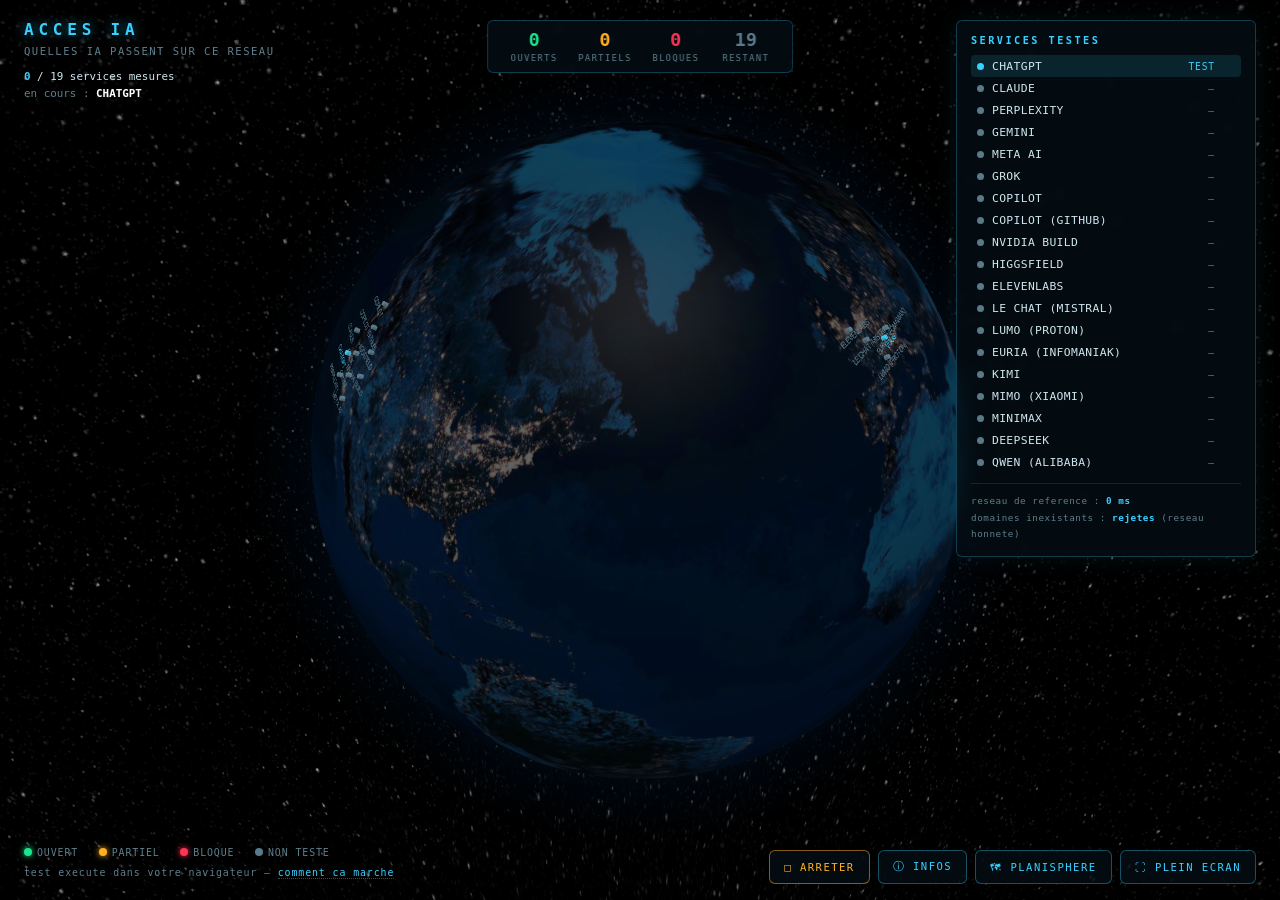
<file: index.html>
<!DOCTYPE html>
<html lang="fr">
<head>
<meta charset="UTF-8">
<meta name="viewport" content="width=device-width, initial-scale=1.0, viewport-fit=cover">
<title>Acces IA — quelles intelligences artificielles passent sur votre reseau ?</title>
<meta name="description" content="Teste depuis votre navigateur quels services d'IA generative sont accessibles ou bloques par le reseau que vous utilisez. Aucune donnee collectee.">
<meta name="color-scheme" content="dark">
<link rel="icon" href="data:image/svg+xml,<svg xmlns='http://www.w3.org/2000/svg' viewBox='0 0 32 32'><circle cx='16' cy='16' r='13' fill='none' stroke='%2339d0ff' stroke-width='2.5'/><circle cx='16' cy='16' r='4' fill='%2339d0ff'/></svg>">
<link rel="stylesheet" href="assets/style.css">
</head>
<body>

<div id="globe"></div>
<canvas id="flat" class="hidden"></canvas>

<!-- bandeau titre -->
<div class="hud tl">
  <h1>ACCES IA</h1>
  <div class="sub">QUELLES IA PASSENT SUR CE RESEAU</div>
  <div class="ts" id="ts">EN ATTENTE DE MESURE</div>
  <div class="cur" id="cur"></div>
</div>

<!-- compteurs -->
<div class="score hidden" id="score">
  <div class="o"><div class="v" id="nOpen">0</div><div class="k">OUVERTS</div></div>
  <div class="p"><div class="v" id="nPart">0</div><div class="k">PARTIELS</div></div>
  <div class="f"><div class="v" id="nFilt">0</div><div class="k">BLOQUES</div></div>
  <div class="u"><div class="v" id="nWait">0</div><div class="k">RESTANT</div></div>
</div>

<!-- liste des cibles -->
<div class="panel" id="panel">
  <h2>SERVICES TESTES</h2>
  <div class="rows" id="list"></div>
  <div class="foot" id="foot">reseau de reference : <b>non mesure</b></div>
</div>

<div class="legend">
  <i class="g"></i>OUVERT &nbsp; <i class="w"></i>PARTIEL &nbsp; <i class="r"></i>BLOQUE &nbsp; <i class="a"></i>NON TESTE<br>
  test execute dans votre navigateur — <a href="#" id="howLink">comment ca marche</a>
</div>

<div class="bar">
  <button class="btn go" id="runBtn">&#9655; LANCER LE TEST</button>
  <button class="btn" id="drawerBtn">&#9776; LISTE</button>
  <button class="btn" id="infoBtn" title="touche I">&#9432; INFOS</button>
  <button class="btn" id="mapBtn" title="touche M">&#x1F5FA; PLANISPHERE</button>
  <button class="btn" id="fsBtn" title="touche F">&#x26F6; PLEIN ECRAN</button>
</div>

<!-- fenetre d'explication, ouverte par le bouton INFOS -->
<div class="intro hidden" id="intro">
  <div class="box" role="dialog" aria-modal="true" aria-labelledby="introTitle">
    <button class="close" id="closeX" aria-label="Fermer">&times;</button>
    <h2 id="introTitle">ACCES IA</h2>
    <p>Cette page verifie, <b>depuis votre propre navigateur</b>, lesquels des principaux
       services d'IA generative sont joignables sur le reseau que vous utilisez en ce moment.
       Utile pour savoir ce que filtre un reseau d'entreprise, une ecole ou un hotspot public.</p>

    <p class="d">Chaque service est sonde de trois manieres :</p>
    <ul>
      <li><b>Le paquet sort-il ?</b> une requete est envoyee ; si le reseau la refuse,
          l'acces est coupe.</li>
      <li><b>Qui a repondu ?</b> une image du site est chargee. Si elle se decode, le vrai
          serveur a repondu. <b>L'inverse ne prouve rien</b> : beaucoup de sites interdisent
          le chargement de leurs images depuis ailleurs, meme quand ils sont accessibles.</li>
      <li><b>Le reseau ment-il ?</b> des adresses qui ne peuvent pas exister sont testees.
          Sur un reseau normal elles echouent. Si elles repondent, un equipement fabrique
          des reponses pour tout, et les criteres sont durcis.</li>
    </ul>
    <p class="d">Un service peut avoir <b>plusieurs points d'acces</b> : la page de chat
       ouverte et le lancement des modeles bloque, par exemple. Il est alors marque
       <b>partiel</b>, avec le detail au survol.</p>

    <div class="note">
      <b>A savoir.</b>
      Le test demarre automatiquement a l'ouverture de la page.
      Le navigateur interdit de lire le contenu d'un autre site : le verdict repose sur des
      indices croises, pas sur la lecture de la page de blocage. Chaque ligne affiche donc
      son niveau de confiance.<br>
      Ces requetes partent vers les sites testes depuis votre poste et <b>apparaitront dans
      les journaux du reseau</b> que vous utilisez, au meme titre qu'une visite normale.
    </div>

    <p class="d">Aucun compte, aucun cookie envoye aux cibles, aucune donnee transmise
       ailleurs : tout reste dans cet onglet.</p>

    <button class="btn go" id="closeBtn">FERMER</button>
  </div>
</div>

<div class="tip hidden" id="tip"></div>

<script src="assets/globe.gl.min.js"></script>
<script src="assets/targets.js"></script>
<script src="assets/probe.js"></script>
<script src="assets/app.js"></script>
</body>
</html>
</file>
<file: assets/style.css>
/* ==========================================================
   Habillage repris de la version locale (carte-llm.html) :
   fond noir, cyan, monospace. Ajouts pour le web : barre de
   commande, niveaux de confiance, tiroir mobile.
   ========================================================== */
:root{
  --ok:#19e68c; --ko:#ff3355; --warn:#ffb020; --off:#5a7a8a;
  --cyan:#39d0ff; --ink:#cfe6ee; --dim:#5f7f8c;
  --mono:ui-monospace,"Cascadia Mono",Consolas,"SF Mono",monospace;
  --panel-bg:rgba(4,14,20,.82);
  --panel-br:rgba(57,208,255,.25);
}
*{box-sizing:border-box;margin:0;padding:0}
html,body{height:100%;overflow:hidden;background:#000;color:var(--ink);font-family:var(--mono)}
body{-webkit-tap-highlight-color:transparent}
#globe{position:absolute;inset:0}
canvas#flat{position:absolute;inset:0;z-index:1;width:100%;height:100%;touch-action:none}
.hidden{display:none !important}

/* ---------- bandeau titre ---------- */
.hud{position:absolute;z-index:10;pointer-events:none}
.hud.tl{top:20px;left:24px;max-width:min(52vw,420px)}
.hud.tl h1{font-size:1rem;letter-spacing:.3em;color:var(--cyan);text-shadow:0 0 12px rgba(57,208,255,.6)}
.hud.tl .sub{font-size:.66rem;color:var(--dim);letter-spacing:.14em;margin-top:4px;line-height:1.6}
.hud.tl .ts{font-size:.68rem;color:var(--ink);margin-top:10px}
.hud.tl .ts b{color:var(--cyan)}
.hud.tl .cur{font-size:.68rem;margin-top:4px;color:var(--dim)}
.hud.tl .cur b{color:#fff}

/* ---------- score global ---------- */
.score{
  position:absolute;top:20px;left:50%;transform:translateX(-50%);z-index:10;
  display:flex;gap:18px;background:var(--panel-bg);border:1px solid var(--panel-br);
  border-radius:6px;padding:9px 20px;backdrop-filter:blur(4px);pointer-events:none;
}
.score div{text-align:center;min-width:52px}
.score .v{font-size:1.15rem;font-weight:700;line-height:1.1}
.score .k{font-size:.55rem;letter-spacing:.16em;color:var(--dim);margin-top:3px}
.score .o .v{color:var(--ok)} .score .p .v{color:var(--warn)}
.score .f .v{color:var(--ko)} .score .u .v{color:var(--off)}

/* ---------- panneau des cibles ---------- */
.panel{
  position:absolute;top:20px;right:24px;z-index:10;width:300px;
  max-height:calc(100vh - 110px);display:flex;flex-direction:column;
  background:var(--panel-bg);border:1px solid var(--panel-br);
  border-radius:6px;padding:13px 14px;backdrop-filter:blur(4px);
  box-shadow:0 0 24px rgba(57,208,255,.08);
}
.panel h2{font-size:.64rem;letter-spacing:.24em;color:var(--cyan);margin-bottom:9px;flex:none}
.rows{overflow-y:auto;scrollbar-width:thin;scrollbar-color:rgba(57,208,255,.3) transparent}
.rows::-webkit-scrollbar{width:5px}
.rows::-webkit-scrollbar-thumb{background:rgba(57,208,255,.3);border-radius:3px}

.prow{
  display:flex;align-items:center;gap:8px;font-size:.71rem;
  padding:4px 6px;border-radius:4px;cursor:default;
}
.prow.live{background:rgba(57,208,255,.12)}
.prow:hover{background:rgba(57,208,255,.06)}
.prow .dot{width:7px;height:7px;border-radius:50%;flex:none}
.prow .n{flex:1;letter-spacing:.03em;white-space:nowrap;overflow:hidden;text-overflow:ellipsis}
.prow .s{font-size:.6rem;letter-spacing:.09em;flex:none}
.prow .c{font-size:.52rem;color:var(--dim);flex:none;width:12px;text-align:right}
.prow.ok   .dot{background:var(--ok);box-shadow:0 0 8px var(--ok)}     .prow.ok .s{color:var(--ok)}
.prow.ko   .dot{background:var(--ko);box-shadow:0 0 8px var(--ko)}     .prow.ko .s{color:var(--ko)}
.prow.warn .dot{background:var(--warn);box-shadow:0 0 8px var(--warn)} .prow.warn .s{color:var(--warn)}
.prow.off  .dot{background:var(--off)}                                  .prow.off .s{color:var(--off)}
.prow.test .dot{background:var(--cyan);animation:pulse .8s infinite}    .prow.test .s{color:var(--cyan)}
@keyframes pulse{0%,100%{opacity:1}50%{opacity:.25}}

.panel .foot{
  flex:none;margin-top:10px;padding-top:9px;border-top:1px solid rgba(57,208,255,.15);
  font-size:.58rem;color:var(--dim);line-height:1.8;letter-spacing:.06em;
}
.panel .foot b{color:var(--cyan)}

/* ---------- detail au survol ---------- */
.tip{
  position:fixed;z-index:40;max-width:310px;pointer-events:none;
  background:rgba(2,10,15,.96);border:1px solid var(--panel-br);border-radius:5px;
  padding:9px 11px;font-size:.64rem;line-height:1.75;color:var(--ink);
  box-shadow:0 6px 28px rgba(0,0,0,.7);
}
.tip .t{color:var(--cyan);letter-spacing:.14em;margin-bottom:5px;font-size:.6rem}
.tip .w{color:var(--dim)}
.tip .kv{display:flex;justify-content:space-between;gap:14px}
.tip .kv span:first-child{color:var(--dim)}
/* detail d'un point d'acces, dans l'infobulle */
.tip .pp{margin-top:7px;padding-left:8px;border-left:2px solid var(--off)}
.tip .pp .kv span:first-child{color:var(--ink)}
.tip .pp.ok{border-left-color:var(--ok)}
.tip .pp.warn{border-left-color:var(--warn)}
.tip .pp.ko{border-left-color:var(--ko)}

/* ---------- legende ---------- */
.legend{
  position:absolute;bottom:18px;left:24px;z-index:10;font-size:.62rem;
  color:var(--dim);letter-spacing:.09em;line-height:1.95;max-width:44vw;
}
.legend i{display:inline-block;width:8px;height:8px;border-radius:50%;margin-right:5px}
.legend .g{background:var(--ok);box-shadow:0 0 6px var(--ok)}
.legend .w{background:var(--warn);box-shadow:0 0 6px var(--warn)}
.legend .r{background:var(--ko);box-shadow:0 0 6px var(--ko)}
.legend .a{background:var(--off)}
.legend a{color:var(--cyan);text-decoration:none;border-bottom:1px dotted rgba(57,208,255,.4)}

/* ---------- boutons ---------- */
.bar{position:absolute;bottom:16px;right:24px;z-index:10;display:flex;gap:8px;flex-wrap:wrap;justify-content:flex-end}
.btn{
  font-family:var(--mono);font-size:.66rem;letter-spacing:.14em;
  color:var(--cyan);background:var(--panel-bg);
  border:1px solid rgba(57,208,255,.35);border-radius:6px;
  padding:9px 14px;cursor:pointer;white-space:nowrap;
}
.btn:hover{background:rgba(57,208,255,.12)}
.btn:active{transform:translateY(1px)}
.btn.go{color:#04141b;background:var(--cyan);border-color:var(--cyan);font-weight:700}
.btn.go:hover{background:#6fdfff}
.btn.stop{color:var(--warn);border-color:rgba(255,176,32,.5)}

/* ---------- ecran d'accueil ---------- */
.intro{
  position:absolute;inset:0;z-index:30;display:flex;align-items:center;justify-content:center;
  background:rgba(0,0,0,.78);backdrop-filter:blur(3px);padding:24px;overflow-y:auto;
}
.intro .box{
  max-width:620px;width:100%;background:rgba(4,14,20,.94);
  border:1px solid var(--panel-br);border-radius:8px;padding:28px 30px;
  box-shadow:0 0 50px rgba(57,208,255,.1);
  position:relative;margin:auto;
}
.intro .close{
  position:absolute;top:10px;right:12px;width:32px;height:32px;
  background:none;border:none;color:var(--dim);font-size:1.4rem;line-height:1;cursor:pointer;
}
.intro .close:hover{color:var(--cyan)}
.intro h2{font-size:.9rem;letter-spacing:.24em;color:var(--cyan);margin-bottom:14px}
.intro p{font-size:.74rem;line-height:1.95;color:var(--ink);margin-bottom:12px}
.intro p.d{color:var(--dim);font-size:.68rem}
.intro ul{margin:0 0 14px 16px;font-size:.7rem;line-height:1.95;color:var(--dim)}
.intro ul b{color:var(--ink);font-weight:400}
.intro .note{
  border-left:2px solid rgba(255,176,32,.5);padding:8px 0 8px 12px;margin-bottom:16px;
  font-size:.66rem;line-height:1.85;color:var(--dim);
}
.intro .note b{color:var(--warn);font-weight:400}
.intro .go{display:block;width:100%;padding:13px;font-size:.76rem;letter-spacing:.2em}

/* ---------- tiroir mobile ---------- */
#drawerBtn{display:none}

@media (max-width:860px){
  .hud.tl{top:14px;left:16px;max-width:calc(100vw - 32px)}
  .hud.tl h1{font-size:.86rem;letter-spacing:.22em}
  .hud.tl .sub{font-size:.58rem}
  .score{top:auto;bottom:74px;gap:10px;padding:7px 12px;width:calc(100vw - 32px);justify-content:space-around}
  .score .v{font-size:.98rem} .score .k{font-size:.5rem;letter-spacing:.1em}

  .panel{
    top:auto;bottom:0;left:0;right:0;width:100%;max-height:62vh;
    border-radius:10px 10px 0 0;border-bottom:none;
    transform:translateY(100%);transition:transform .25s ease;
  }
  .panel.open{transform:translateY(0)}

  .legend{display:none}
  .bar{bottom:14px;left:16px;right:16px;justify-content:space-between;gap:6px}
  .btn{padding:10px 11px;font-size:.6rem;letter-spacing:.09em;flex:1;text-align:center}
  #drawerBtn{display:block}
  .intro .box{padding:22px 20px}
  .intro p{font-size:.72rem}
  .tip{display:none}
}
</file>
